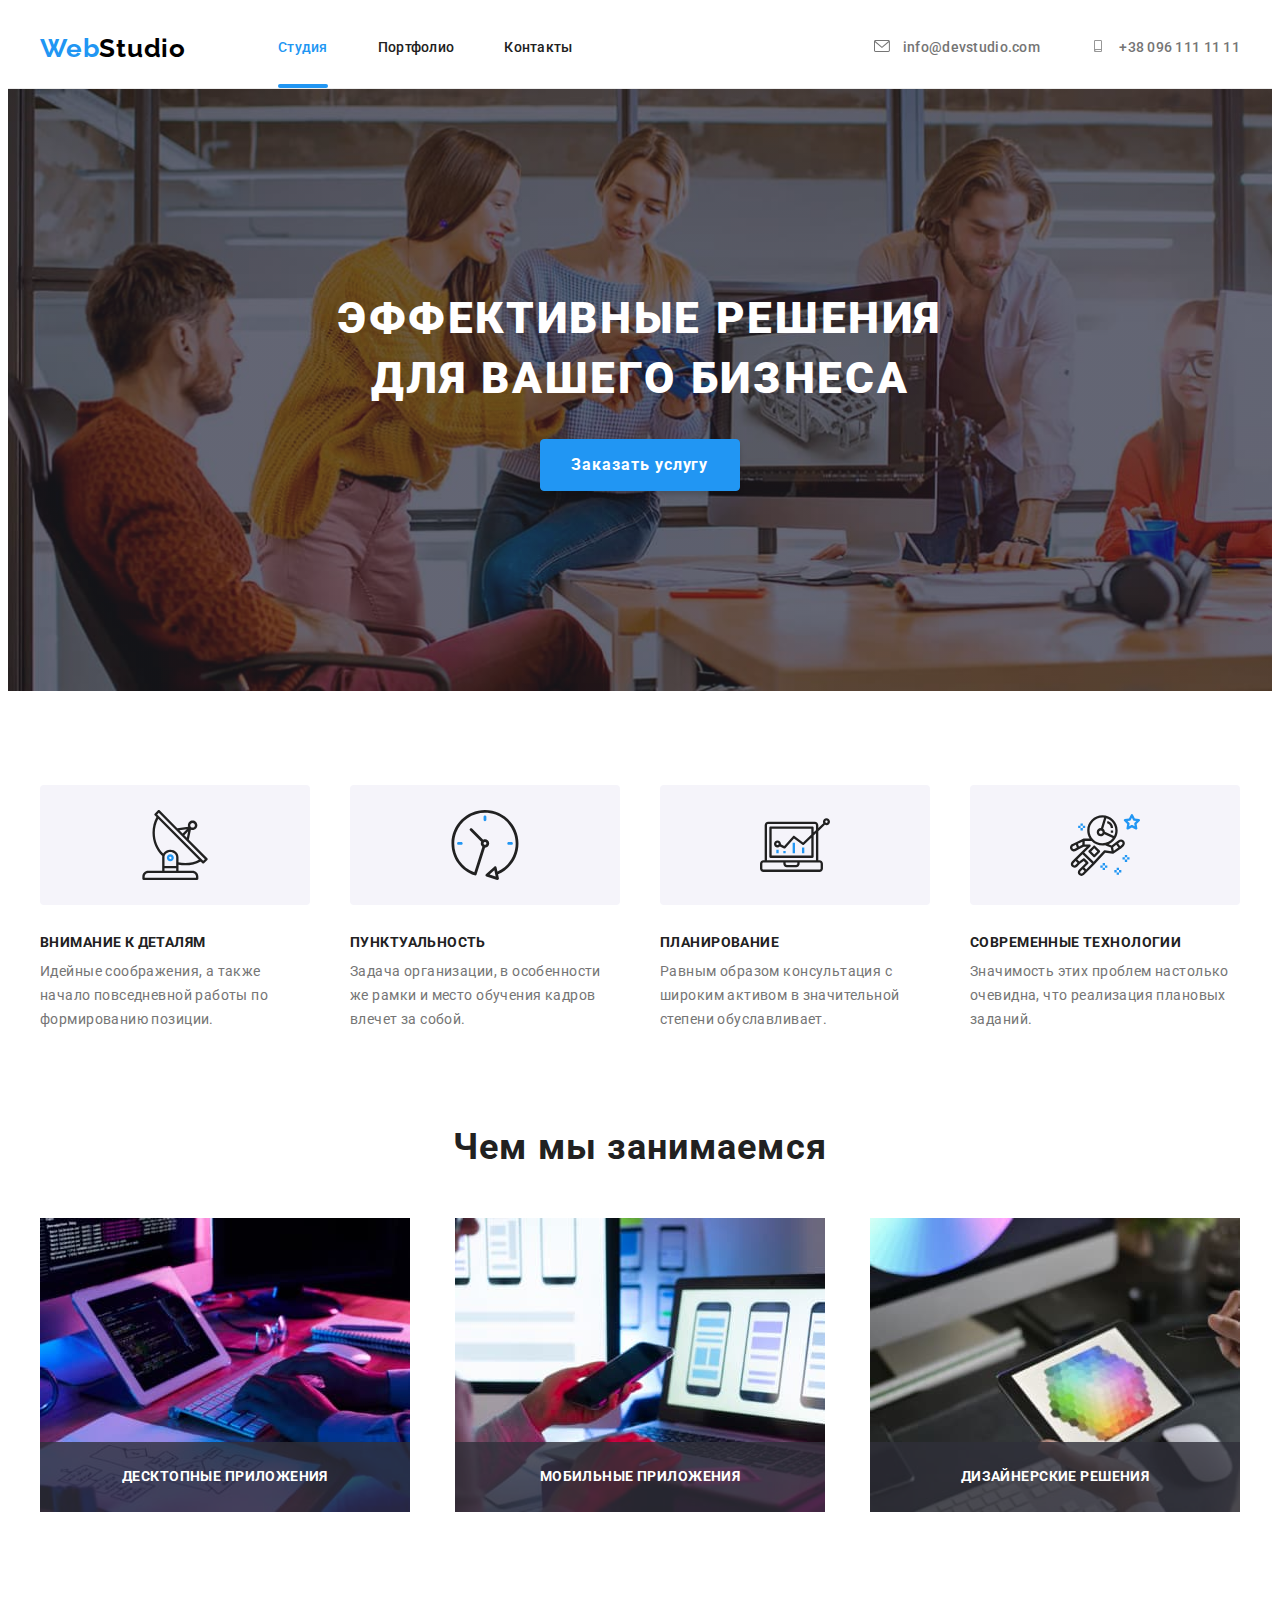
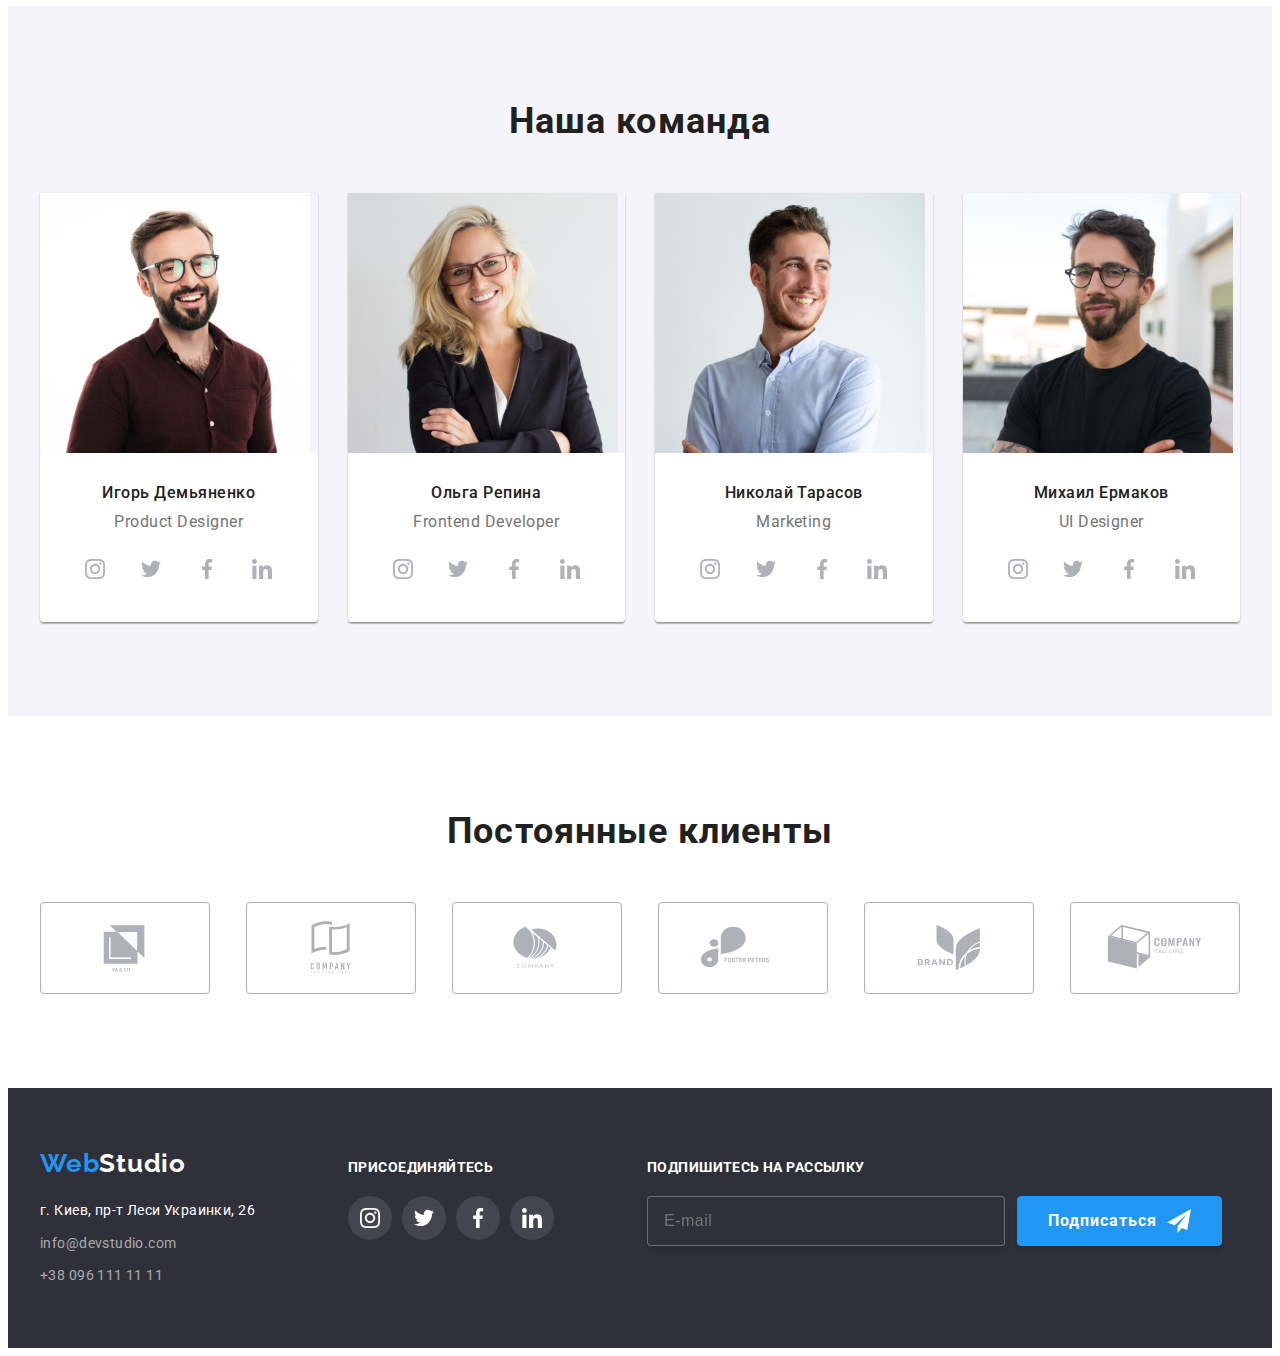
<file: index.html>
<!DOCTYPE html>
<html lang="ru">

<head>
    <meta charset="UTF-8">
    <meta http-equiv="X-UA-Compatible" content="IE=edge">
    <meta name="viewport" content="width=device-width, initial-scale=1.0">
    <title>WebStudio</title>
    <link rel="preconnect" href="https://fonts.googleapis.com">
    <link rel="preconnect" href="https://fonts.gstatic.com" crossorigin>
    <link
        href="https://fonts.googleapis.com/css2?family=Raleway:wght@700&family=Roboto:wght@400;500;700;900&display=swap"
        rel="stylesheet">
    <link rel="stylesheet" href="https://cdnjs.cloudflare.com/ajax/libs/modern-normalize/1.1.0/modern-normalize.min.css"
        integrity="sha512-wpPYUAdjBVSE4KJnH1VR1HeZfpl1ub8YT/NKx4PuQ5NmX2tKuGu6U/JRp5y+Y8XG2tV+wKQpNHVUX03MfMFn9Q=="
        crossorigin="anonymous" referrerpolicy="no-referrer" />
    <link rel="stylesheet" href="./css/styles.css">
</head>

<body>
    <header class="header">
        <div class="container header-container">
            <a class="logo link" href="">Web<span class="logo-dark">Studio</span></a>
            <nav>
                <ul class="nav-list list">
                    <li class="nav-list-item">
                        <a class="nav-list-link link current" href="./index.html">Студия</a>
                    </li>
                    <li class="nav-list-item">
                        <a class="nav-list-link link" href="./portfolio.html">Портфолио</a>
                    </li>
                    <li class="nav-list-item">
                        <a class="nav-list-link link" href="">Контакты</a>
                    </li>
                </ul>
            </nav>
            <a class="contact-link link" href="mailto:info@devstudio.com">
                <svg class="contact-icon" width="16" height="12">
                    <use href="./images/icons.svg#envelope"></use>
                </svg>
                info@devstudio.com</a>
            <a class="contact-tel link" href="tel:+380961111111">
                <svg class="contact-icon" width="16" height="12">
                    <use href="./images/icons.svg#smartphone"></use>
                </svg>
                +38 096 111 11 11</a>
        </div>
    </header>
    <main>
        <section class="hero">
            <div class="container">
                <h1 class="main-title">Эффективные решения <br> для вашего бизнеса</h1>
                <button class="modal-btn" type="button" data-modal-open>Заказать услугу</button>
            </div>
            <div class="backdrop is-hidden" data-modal>
                <div class="modal">
                    <button class="exit-modal" data-modal-close>
                        <svg class="exit-icon" width="11" height="11">
                            <use href="./images/icons.svg#exit"></use>
                        </svg>
                    </button>
                    <p class="modal-title">Оставьте свои данные, мы вам перезвоним</p>
                    <form class="contact-form">
                        <label class="contact-form-field">
                            <span class="contact-form-label">Имя</span>
                            <span class="contact-form-input-wrapper">
                                <input name="user_name" class="contact-form-input" type="text" required />
                                <svg class="contact-form-icon" width="12" height="12">
                                    <use href="./images/icons.svg#name"></use>
                                </svg>
                            </span>
                        </label>
                        <label class="contact-form-field">
                            <span class="contact-form-label">Телефон</span>
                            <span class="contact-form-input-wrapper">
                                <input name="user_phone" class="contact-form-input" type="tel" required />
                                <svg class="contact-form-icon" width="13" height="13">
                                    <use href="./images/icons.svg#phone"></use>
                                </svg>
                            </span>
                        </label>
                        <label class="contact-form-field">
                            <span class="contact-form-label">Почта</span>
                            <span class="contact-form-input-wrapper">
                                <input name="user_mail" class="contact-form-input" type="email" required />
                                <svg class="contact-form-icon" width="15" height="12">
                                    <use href="./images/icons.svg#mail"></use>
                                </svg>
                            </span>
                        </label>
                        <label class="contact-form-field">
                            <span class="contact-form-label">Комментарий</span>
                            <textarea name="user_message" class="contact-form-message"
                                placeholder="Введите текст"></textarea>
                        </label>
                        <div class="contact-form-checkbox-wrapper">
                            <input name="accept-policy" type="checkbox" class="contact-form-checkbox hidden"
                                id="policy-checkbox" required />
                            <label for="policy-checkbox" class="contact-form-checkbox-label">
                                Соглашаюсь с рассылкой и принимаю&nbsp;<a class="policy-link" href="">Условия
                                    договора</a></label>
                        </div>
                        <button type="submit" class="contact-form-submit-btn">Отправить</button>
                    </form>
                </div>
            </div>
        </section>
        <section class=" qualities">
            <div class="container">
                <h2 class="hidden">Качества</h2>
                <ul class="container-qualities list">
                    <li class="qualities-list">
                        <div class="qualities-pic">
                            <svg width="70" height="70">
                                <use href="./images/icons.svg#antenna"></use>
                            </svg>
                        </div>
                        <h3 class="qualities-title">Внимание к деталям</h3>
                        <p class="qualities-description">Идейные соображения, а также начало повседневной
                            работы
                            по
                            формированию позиции.</p>
                    </li>
                    <li class="qualities-list">
                        <div class="qualities-pic">
                            <svg width="70" height="70">
                                <use href="./images/icons.svg#clock"></use>
                            </svg>
                        </div>
                        <h3 class="qualities-title">Пунктуальность</h3>
                        <p class="qualities-description">Задача организации, в особенности же рамки и место
                            обучения
                            кадров
                            влечет за собой.</p>
                    </li>
                    <li class="qualities-list">
                        <div class="qualities-pic">
                            <svg width="70" height="70">
                                <use href="./images/icons.svg#diagram"></use>
                            </svg>
                        </div>
                        <h3 class="qualities-title">Планирование</h3>
                        <p class="qualities-description">Равным образом консультация с широким активом в
                            значительной
                            степени обуславливает.</p>
                    </li>
                    <li class="qualities-list">
                        <div class="qualities-pic">
                            <svg width="70" height="70">
                                <use href="./images/icons.svg#astronaut"></use>
                            </svg>
                        </div>
                        <h3 class="qualities-title">Современные технологии</h3>
                        <p class="qualities-description">Значимость этих проблем настолько очевидна, что
                            реализация
                            плановых
                            заданий.</p>
                    </li>
                </ul>
            </div>
        </section>
        <section class="work">
            <div class="container">
                <h2 class="section-title">Чем мы занимаемся</h2>
                <ul class="list work-list">
                    <li class="work-pic">
                        <img src="./images/work-img1.jpg" alt="Разработка сайта" width="370" height="294">
                        <div class="work-background">
                            <h3 class="work-title">Десктопные приложения</h3>
                        </div>
                    </li>
                    <li class="work-pic">
                        <img src="./images/work-img2.jpg" alt="Разработка мобильной версии" width="370" height="294">
                        <div class="work-background">
                            <h3 class="work-title">Мобильные приложения</h3>
                        </div>
                    </li>
                    <li class="work-pic">
                        <img src="./images/work-img3.jpg" alt="Подбор цветного вида" width="370" height="294">
                        <div class="work-background">
                            <h3 class="work-title">Дизайнерские решения</h3>
                        </div>
                    </li>
                </ul>
            </div>
        </section>
        <section class="team">
            <div class="container">
                <h2 class="section-title">Наша команда</h2>
                <ul class="list employees">
                    <li class="employees-card">
                        <img src="./images/team-img1.jpg" alt="Игорь Демьяненко" width="270" height="260">
                        <div class="employees-content-wrapper">
                            <h3 class="employees-name">Игорь Демьяненко</h3>
                            <p class="employees-position" lang="en">Product Designer</p>
                            <ul class="social-list list">
                                <li class="social-list-item">
                                    <a class="social-list-link" href="">
                                        <svg class="social-list-icon" width="20" height="20">
                                            <use href="./images/icons.svg#instagram"></use>
                                        </svg>
                                    </a>
                                </li>
                                <li class="social-list-item">
                                    <a class="social-list-link" href="">
                                        <svg class="social-list-icon" width="20" height="20">
                                            <use href="./images/icons.svg#twitter"></use>
                                        </svg>
                                    </a>
                                </li>
                                <li class="social-list-item">
                                    <a class="social-list-link" href="">
                                        <svg class="social-list-icon" width="20" height="20">
                                            <use href="./images/icons.svg#facebook"></use>
                                        </svg>
                                    </a>
                                </li>
                                <li class="social-list-item">
                                    <a class="social-list-link" href="">
                                        <svg class="social-list-icon" width="20" height="20">
                                            <use href="./images/icons.svg#linkedin"></use>
                                        </svg>
                                    </a>
                                </li>
                            </ul>
                        </div>
                    </li>
                    <li class="employees-card">
                        <img src="./images/team-img2.jpg" alt="Ольга Репина" width="270" height="260">
                        <div class="employees-content-wrapper">
                            <h3 class="employees-name">Ольга Репина</h3>
                            <p class="employees-position" lang="en">Frontend Developer</p>
                            <ul class="social-list list">
                                <li class="social-list-item">
                                    <a class="social-list-link" href="">
                                        <svg class="social-list-icon" width="20" height="20">
                                            <use href="./images/icons.svg#instagram"></use>
                                        </svg>
                                    </a>
                                </li>
                                <li class="social-list-item">
                                    <a class="social-list-link" href="">
                                        <svg class="social-list-icon" width="20" height="20">
                                            <use href="./images/icons.svg#twitter"></use>
                                        </svg>
                                    </a>
                                </li>
                                <li class="social-list-item">
                                    <a class="social-list-link" href="">
                                        <svg class="social-list-icon" width="20" height="20">
                                            <use href="./images/icons.svg#facebook"></use>
                                        </svg>
                                    </a>
                                </li>
                                <li class="social-list-item">
                                    <a class="social-list-link" href="">
                                        <svg class="social-list-icon" width="20" height="20">
                                            <use href="./images/icons.svg#linkedin"></use>
                                        </svg>
                                    </a>
                                </li>
                            </ul>
                        </div>
                    </li>
                    <li class="employees-card">
                        <img src="./images/team-img3.jpg" alt="Николай Тарасов" width="270" height="260">
                        <div class="employees-content-wrapper">
                            <h3 class="employees-name">Николай Тарасов</h3>
                            <p class="employees-position" lang="en">Marketing</p>
                            <ul class="social-list list">
                                <li class="social-list-item">
                                    <a class="social-list-link" href="">
                                        <svg class="social-list-icon" width="20" height="20">
                                            <use href="./images/icons.svg#instagram"></use>
                                        </svg>
                                    </a>
                                </li>
                                <li class="social-list-item">
                                    <a class="social-list-link" href="">
                                        <svg class="social-list-icon" width="20" height="20">
                                            <use href="./images/icons.svg#twitter"></use>
                                        </svg>
                                    </a>
                                </li>
                                <li class="social-list-item">
                                    <a class="social-list-link" href="">
                                        <svg class="social-list-icon" width="20" height="20">
                                            <use href="./images/icons.svg#facebook"></use>
                                        </svg>
                                    </a>
                                </li>
                                <li class="social-list-item">
                                    <a class="social-list-link" href="">
                                        <svg class="social-list-icon" width="20" height="20">
                                            <use href="./images/icons.svg#linkedin"></use>
                                        </svg>
                                    </a>
                                </li>
                            </ul>
                        </div>
                    </li>
                    <li class="employees-card">
                        <img src="./images/team-img4.jpg" alt="Михаил Ермаков" width="270" height="260">
                        <div class="employees-content-wrapper">
                            <h3 class="employees-name">Михаил Ермаков</h3>
                            <p class="employees-position" lang="en">UI Designer</p>
                            <ul class="social-list list">
                                <li class="social-list-item">
                                    <a class="social-list-link" href="">
                                        <svg class="social-list-icon" width="20" height="20">
                                            <use href="./images/icons.svg#instagram"></use>
                                        </svg>
                                    </a>
                                </li>
                                <li class="social-list-item">
                                    <a class="social-list-link" href="">
                                        <svg class="social-list-icon" width="20" height="20">
                                            <use href="./images/icons.svg#twitter"></use>
                                        </svg>
                                    </a>
                                </li>
                                <li class="social-list-item">
                                    <a class="social-list-link" href="">
                                        <svg class="social-list-icon" width="20" height="20">
                                            <use href="./images/icons.svg#facebook"></use>
                                        </svg>
                                    </a>
                                </li>
                                <li class="social-list-item">
                                    <a class="social-list-link" href="">
                                        <svg class="social-list-icon" width="20" height="20">
                                            <use href="./images/icons.svg#linkedin"></use>
                                        </svg>
                                    </a>
                                </li>
                            </ul>
                        </div>
                    </li>
                </ul>
            </div>
        </section>
        <section class="clients">
            <div class="container">
                <h2 class="section-title">Постоянные клиенты</h2>
                <ul class="clients-list list">
                    <li class="clients-list-item">
                        <a class="clients-list-link" href="">
                            <svg class="clients-list-icon" width="106" height="60">
                                <use href="./images/icons.svg#logo1"></use>
                            </svg>
                        </a>
                    </li>
                    <li class="clients-list-item">
                        <a class="clients-list-link" href="">
                            <svg class="clients-list-icon" width="106" height="60">
                                <use href="./images/icons.svg#logo2"></use>
                            </svg>
                        </a>
                    </li>
                    <li class="clients-list-item">
                        <a class="clients-list-link" href="">
                            <svg class="clients-list-icon" width="106" height="60">
                                <use href="./images/icons.svg#logo3"></use>
                            </svg>
                        </a>
                    </li>
                    <li class="clients-list-item">
                        <a class="clients-list-link" href="">
                            <svg class="clients-list-icon" width="106" height="60">
                                <use href="./images/icons.svg#logo4"></use>
                            </svg>
                        </a>
                    </li>
                    <li class="clients-list-item">
                        <a class="clients-list-link" href="">
                            <svg class="clients-list-icon" width="106" height="60">
                                <use href="./images/icons.svg#logo5"></use>
                            </svg>
                        </a>
                    </li>
                    <li class="clients-list-item">
                        <a class="clients-list-link" href="">
                            <svg class="clients-list-icon" width="106" height="60">
                                <use href="./images/icons.svg#logo6"></use>
                            </svg>
                        </a>
                    </li>
                </ul>
            </div>
        </section>
    </main>
    <footer class="footer">
        <div class="container column-footer">
            <div>
                <a class="logo link" href="">Web<span class="logo-light">Studio</span></a>
                <address>
                    <ul class="list">
                        <li class="address-footer">
                            <a class="address link" href="https://goo.gl/maps/RUobqZQHD3EwUB8Q8" target="_blank"
                                rel="noopener noreferrer">г. Киев, пр-т Леси Украинки, 26</a>
                        </li>
                        <li class="contacts-footer">
                            <a class="contacts link" href="mailto:info@devstudio.com">info@devstudio.com</a>
                        </li>
                        <li>
                            <a class="contacts link" href="tel:+380961111111">+38 096 111 11 11</a>
                        </li>
                    </ul>
                </address>
            </div>
            <div class="call">
                <h3 class="call-title">Присоединяйтесь</h3>
                <ul class="social-footer list">
                    <li class="social-footer-item">
                        <a class="social-footer-link" href="">
                            <svg class="social-footer-icon" width="20" height="20">
                                <use href="./images/icons.svg#instagram"></use>
                            </svg>
                        </a>
                    </li>
                    <li class="social-footer-item">
                        <a class="social-footer-link" href="">
                            <svg class="social-footer-icon" width="20" height="20">
                                <use href="./images/icons.svg#twitter"></use>
                            </svg>
                        </a>
                    </li>
                    <li class="social-footer-item">
                        <a class="social-footer-link" href="">
                            <svg class="social-footer-icon" width="20" height="20">
                                <use href="./images/icons.svg#facebook"></use>
                            </svg>
                        </a>
                    </li>
                    <li class="social-footer-item">
                        <a class="social-footer-link" href="">
                            <svg class="social-footer-icon" width="20" height="20">
                                <use href="./images/icons.svg#linkedin"></use>
                            </svg>
                        </a>
                    </li>
                </ul>
            </div>
            <div class="mailing">
                <h3 class="call-title">Подпишитесь на рассылку</h3>
                <form class="mailing-form">
                    <input type="email" class="mailing-input" name="email" placeholder="E-mail" required />
                    <button type="submit" class="modal-btn">Подписаться<svg class="mailing-btn-icon" width="24"
                            height="24">
                            <use href="./images/icons.svg#icon-send"></use>
                        </svg></button>
                </form>
            </div>
        </div>
    </footer>
    <script src="./js/modal.js"></script>
</body>

</html>
</file>
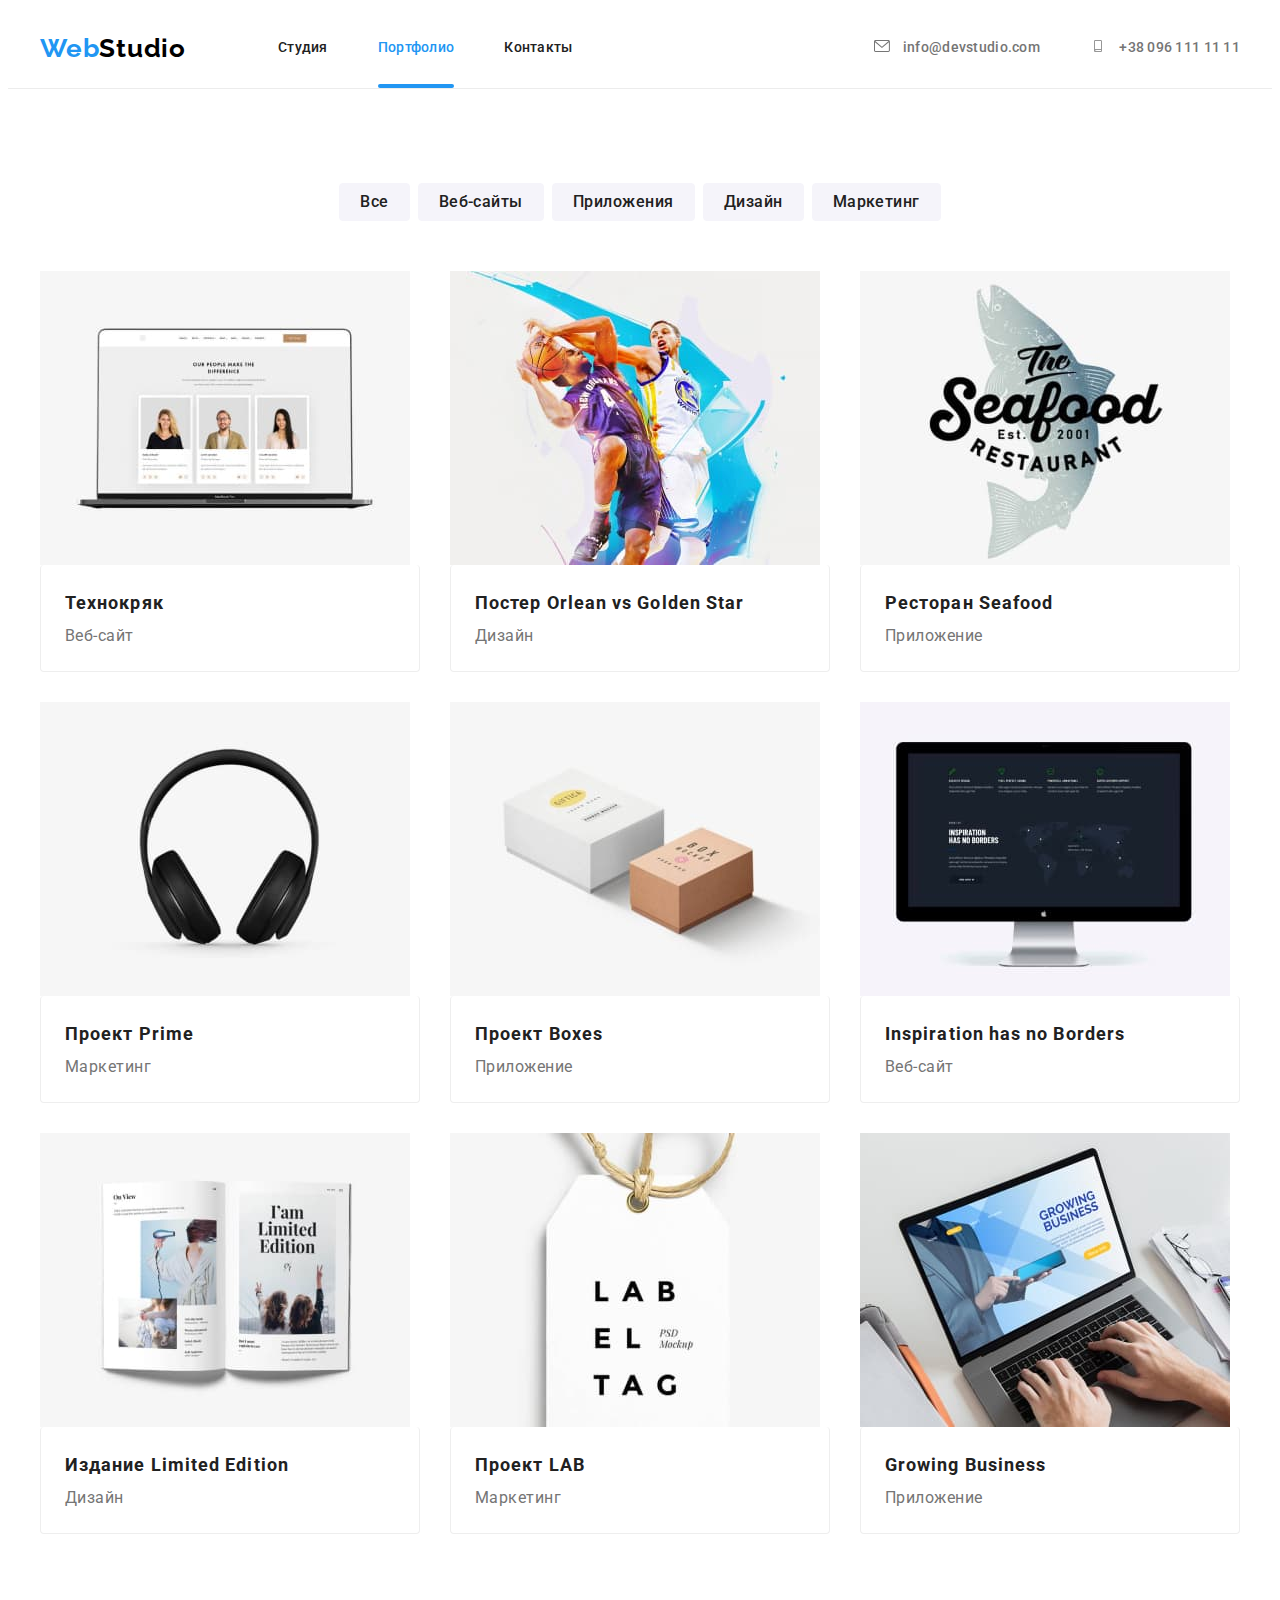
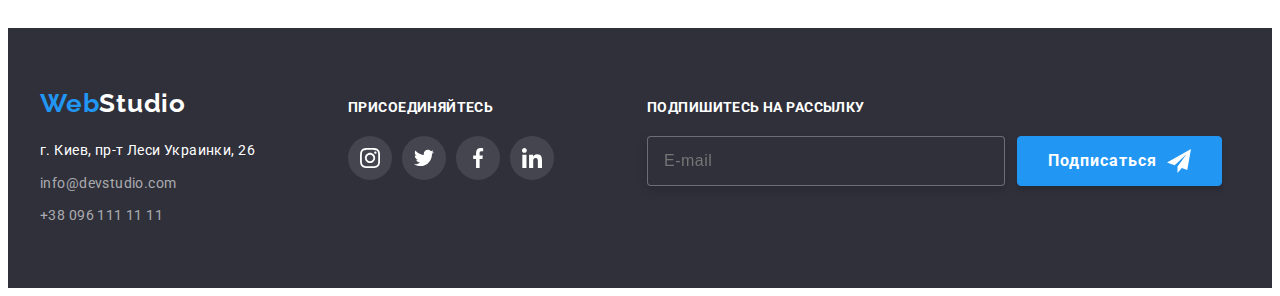
<file: portfolio.html>
<!DOCTYPE html>
<html lang="ru">

<head>
    <meta charset="UTF-8">
    <meta http-equiv="X-UA-Compatible" content="IE=edge">
    <meta name="viewport" content="width=device-width, initial-scale=1.0">
    <title>Portfolio</title>
    <link rel="preconnect" href="https://fonts.googleapis.com">
    <link rel="preconnect" href="https://fonts.gstatic.com" crossorigin>
    <link
        href="https://fonts.googleapis.com/css2?family=Raleway:wght@700&family=Roboto:wght@400;500;700;900&display=swap"
        rel="stylesheet">
    <link rel="stylesheet" href="https://cdnjs.cloudflare.com/ajax/libs/modern-normalize/1.1.0/modern-normalize.min.css"
        integrity="sha512-wpPYUAdjBVSE4KJnH1VR1HeZfpl1ub8YT/NKx4PuQ5NmX2tKuGu6U/JRp5y+Y8XG2tV+wKQpNHVUX03MfMFn9Q=="
        crossorigin="anonymous" referrerpolicy="no-referrer" />
    <link rel="stylesheet" href="./css/styles.css">
</head>

<body>
    <header class="header">
        <div class="container header-container">
            <a class="logo link" href="">Web<span class="logo-dark">Studio</span></a>
            <nav>
                <ul class="nav-list list">
                    <li class="nav-list-item">
                        <a class="nav-list-link link" href="./index.html">Студия</a>
                    </li>
                    <li class="nav-list-item">
                        <a class="nav-list-link link current" href="./portfolio.html">Портфолио</a>
                    </li>
                    <li class="nav-list-item">
                        <a class="nav-list-link link" href="">Контакты</a>
                    </li>
                </ul>
            </nav>
            <a class="contact-link link" href="mailto:info@devstudio.com">
                <svg class="contact-icon" width="16" height="12">
                    <use href="./images/icons.svg#envelope"></use>
                </svg>
                info@devstudio.com</a>
            <a class="contact-tel link" href="tel:+380961111111">
                <svg class="contact-icon" width="16" height="12">
                    <use href="./images/icons.svg#smartphone"></use>
                </svg>
                +38 096 111 11 11</a>
        </div>
    </header>
    <main>
        <section class="portfolio">
            <div class="container">
                <h1 class="hidden">Портфолио</h1>
                <ul class="list filter">
                    <li class="filter-list">
                        <button class="filter-btn" type="button">Все</button>
                    </li>
                    <li class="filter-list">
                        <button class="filter-btn" type="button">Веб-сайты</button>
                    </li>
                    <li class="filter-list">
                        <button class="filter-btn" type="button">Приложения</button>
                    </li>
                    <li class="filter-list">
                        <button class="filter-btn" type="button">Дизайн</button>
                    </li>
                    <li class="filter-list">
                        <button class="filter-btn" type="button">Маркетинг</button>
                    </li>
                </ul>
                <ul class="list tab">
                    <li class="tab-list">
                        <a class="tab-link link" href="">
                            <div class="tab-thumb">
                                <img src="./images/prtf-img1.jpg" alt="Веб-сайт студии" width="370" height="294">
                                <div class="tab-overlay">
                                    <p class="tab-actions">Ресурс предлагает комплексные предложения с разным уровнем
                                        функционала и сервисов. Все это позволит посетителю получить
                                        исчерпывающие сведения о компании или частном лице.</p>
                                </div>
                            </div>
                            <div class="tab-wrapper">
                                <h2 class="project">Технокряк</h2>
                                <p class="project-position">Веб-сайт</p>
                            </div>
                        </a>
                    </li>
                    <li class="tab-list">
                        <a class="tab-link link" href="">
                            <div class="tab-thumb">
                                <img src="./images/prtf-img2.jpg" alt="Баскетбольная игра" width="370" height="294">
                                <div class="tab-overlay">
                                    <p class="tab-actions">Ресурс предлагает комплексные предложения с разным уровнем
                                        функционала и сервисов. Все это позволит посетителю получить
                                        исчерпывающие сведения о компании или частном лице.</p>
                                </div>
                            </div>
                            <div class="tab-wrapper">
                                <h2 class="project">Постер <span lang="en">Orlean vs Golden Star</span></h2>
                                <p class="project-position">Дизайн</p>
                            </div>
                        </a>
                    </li>
                    <li class="tab-list">
                        <a class="tab-link link" href="">
                            <div class="tab-thumb">
                                <img src="./images/prtf-img3.jpg" alt="Логотип ресторана" width="370" height="294">
                                <div class="tab-overlay">
                                    <p class="tab-actions">Ресурс предлагает комплексные предложения с разным уровнем
                                        функционала и сервисов. Все это позволит посетителю получить
                                        исчерпывающие сведения о компании или частном лице.</p>
                                </div>
                            </div>
                            <div class="tab-wrapper">
                                <h2 class="project">Ресторан <span lang="en">Seafood</span></h2>
                                <p class="project-position">Приложение</p>
                            </div>
                        </a>
                    </li>
                    <li class="tab-list">
                        <a class="tab-link link" href="">
                            <div class="tab-thumb">
                                <img src="./images/prtf-img4.jpg" alt="Наушники" width="370" height="294">
                                <div class="tab-overlay">
                                    <p class="tab-actions">Ресурс предлагает комплексные предложения с разным уровнем
                                        функционала и сервисов. Все это позволит посетителю получить
                                        исчерпывающие сведения о компании или частном лице.</p>
                                </div>
                            </div>
                            <div class="tab-wrapper">
                                <h2 class="project">Проект <span lang="en">Prime</span></h2>
                                <p class="project-position">Маркетинг</p>
                            </div>
                        </a>
                    </li>
                    <li class="tab-list">
                        <a class="tab-link link" href="">
                            <div class="tab-thumb">
                                <img src="./images/prtf-img5.jpg" alt="Коробки" width="370" height="294">
                                <div class="tab-overlay">
                                    <p class="tab-actions">Ресурс предлагает комплексные предложения с разным уровнем
                                        функционала и сервисов. Все это позволит посетителю получить
                                        исчерпывающие сведения о компании или частном лице.</p>
                                </div>
                            </div>
                            <div class="tab-wrapper">
                                <h2 class="project">Проект <span lang="en">Boxes</span></h2>
                                <p class="project-position">Приложение</p>
                            </div>
                        </a>
                    </li>
                    <li class="tab-list">
                        <a class="tab-link link" href="">
                            <div class="tab-thumb">
                                <img src="./images/prtf-img6.jpg" alt="Веб-сайт на ПК" width="370" height="294">
                                <div class="tab-overlay">
                                    <p class="tab-actions">Ресурс предлагает комплексные предложения с разным уровнем
                                        функционала и сервисов. Все это позволит посетителю получить
                                        исчерпывающие сведения о компании или частном лице.</p>
                                </div>
                            </div>
                            <div class="tab-wrapper">
                                <h2 class="project" lang="en">Inspiration has no Borders</h2>
                                <p class="project-position">Веб-сайт</p>
                            </div>
                        </a>
                    </li>
                    <li class="tab-list">
                        <a class="tab-link link" href="">
                            <div class="tab-thumb">
                                <img src="./images/prtf-img7.jpg" alt="Журнал" width="370" height="294">
                                <div class="tab-overlay">
                                    <p class="tab-actions">Ресурс предлагает комплексные предложения с разным уровнем
                                        функционала и сервисов. Все это позволит посетителю получить
                                        исчерпывающие сведения о компании или частном лице.</p>
                                </div>
                            </div>
                            <div class="tab-wrapper">
                                <h2 class="project">Издание <span lang="en">Limited Edition</span></h2>
                                <p class="project-position">Дизайн</p>
                            </div>
                        </a>
                    </li>
                    <li class="tab-list">
                        <a class="tab-link link" href="">
                            <div class="tab-thumb">
                                <img src="./images/prtf-img8.jpg" alt="Бирка с лейблом" width="370" height="294">
                                <div class="tab-overlay">
                                    <p class="tab-actions">Ресурс предлагает комплексные предложения с разным уровнем
                                        функционала и сервисов. Все это позволит посетителю получить
                                        исчерпывающие сведения о компании или частном лице.</p>
                                </div>
                            </div>
                            <div class="tab-wrapper">
                                <h2 class="project">Проект <span lang="en">LAB</span></h2>
                                <p class="project-position">Маркетинг</p>
                            </div>
                        </a>
                    </li>
                    <li class="tab-list">
                        <a class="tab-link link" href="">
                            <div class="tab-thumb">
                                <img src="./images/prtf-img9.jpg" alt="Приложение на десктопе" width="370" height="294">
                                <div class="tab-overlay">
                                    <p class="tab-actions">Ресурс предлагает комплексные предложения с разным уровнем
                                        функционала и сервисов. Все это позволит посетителю получить
                                        исчерпывающие сведения о компании или частном лице.</p>
                                </div>
                            </div>
                            <div class="tab-wrapper">
                                <h2 class="project" lang="en">Growing Business</h2>
                                <p class="project-position">Приложение</p>
                            </div>
                        </a>
                    </li>
                </ul>
            </div>
        </section>
    </main>
    <footer class="footer">
        <div class="container column-footer">
            <div>
                <a class="logo link" href="">Web<span class="logo-light">Studio</span></a>
                <address>
                    <ul class="list">
                        <li class="address-footer">
                            <a class="address link" href="https://goo.gl/maps/RUobqZQHD3EwUB8Q8" target="_blank"
                                rel="noopener noreferrer">г. Киев, пр-т Леси Украинки, 26</a>
                        </li>
                        <li class="contacts-footer">
                            <a class="contacts link" href="mailto:info@devstudio.com">info@devstudio.com</a>
                        </li>
                        <li>
                            <a class="contacts link" href="tel:+380961111111">+38 096 111 11 11</a>
                        </li>
                    </ul>
                </address>
            </div>
            <div class="call">
                <h3 class="call-title">Присоединяйтесь</h3>
                <ul class="social-footer list">
                    <li class="social-footer-item">
                        <a class="social-footer-link" href="">
                            <svg class="social-footer-icon" width="20" height="20">
                                <use href="./images/icons.svg#instagram"></use>
                            </svg>
                        </a>
                    </li>
                    <li class="social-footer-item">
                        <a class="social-footer-link" href="">
                            <svg class="social-footer-icon" width="20" height="20">
                                <use href="./images/icons.svg#twitter"></use>
                            </svg>
                        </a>
                    </li>
                    <li class="social-footer-item">
                        <a class="social-footer-link" href="">
                            <svg class="social-footer-icon" width="20" height="20">
                                <use href="./images/icons.svg#facebook"></use>
                            </svg>
                        </a>
                    </li>
                    <li class="social-footer-item">
                        <a class="social-footer-link" href="">
                            <svg class="social-footer-icon" width="20" height="20">
                                <use href="./images/icons.svg#linkedin"></use>
                            </svg>
                        </a>
                    </li>
                </ul>
            </div>
            <div class="mailing">
                <h3 class="call-title">Подпишитесь на рассылку</h3>
                <form class="mailing-form">
                    <input type="email" class="mailing-input" name="email" placeholder="E-mail" required />
                    <button type="submit" class="modal-btn">Подписаться<svg class="mailing-btn-icon" width="24"
                            height="24">
                            <use href="./images/icons.svg#icon-send"></use>
                        </svg></button>
                </form>
            </div>
        </div>
    </footer>
</body>

</html>
</file>
<file: css/styles.css>
:root {
  --primary-font-family: Roboto, sans-serif;
  --primary-text-color: #212121;
  --secondary-text-color: #757575;
  --accent-color: #2196f3;
  --background-color: #f5f4fa;
}

body {
  font-family: var(--primary-font-family);
  color: var(--primary-text-color);
}

h1,
h2,
h3,
h4,
h5,
h6,
p {
  margin-top: 0;
  margin-bottom: 0;
}

ul,
ol {
  margin-top: 0;
  margin-bottom: 0;
  padding-left: 0;
}

img {
  display: block;
}

.list {
  list-style: none;
}

.link {
  text-decoration: none;
}

.container {
  width: 1200px;
  padding-left: 15px;
  padding-right: 15px;
  margin-left: auto;
  margin-right: auto;
}

/* HEADER */

.header {
  border-bottom: 1px solid #ececec;
}

.header-container {
  display: flex;
  align-items: center;
}

.logo {
  font-family: Raleway, sans-serif;
  font-weight: bold;
  font-size: 26px;
  line-height: 1.19;
  letter-spacing: 0.03em;
  color: var(--accent-color);
  margin-right: 92px;
}
.logo-dark {
  color: #000000;
}

.logo-light {
  color: #ffffff;
}

.nav-list {
  display: flex;
  align-items: center;
}

.nav-list-item:not(:last-child) {
  margin-right: 50px;
}

.nav-list-link {
  display: block;
  padding-top: 32px;
  padding-bottom: 32px;
  font-weight: 500;
  font-size: 14px;
  line-height: 1.14;
  letter-spacing: 0.02em;
  color: inherit;
  transition: color 250ms cubic-bezier(0.4, 0, 0.2, 1);
}

.nav-list-link:hover,
.nav-list-link:focus {
  color: var(--accent-color);
}

.current {
  color: var(--accent-color);
  position: relative;
}
.current::after {
  content: '';
  position: absolute;
  left: 0;
  bottom: 0;
  width: 100%;
  height: 4px;
  background-color: var(--accent-color);
  border-radius: 2px;
}

.contact-link,
.contact-tel {
  font-weight: 500;
  font-size: 14px;
  line-height: 1.14;
  letter-spacing: 0.02em;
  color: var(--secondary-text-color);
  transition: color 250ms cubic-bezier(0.4, 0, 0.2, 1);
}

.contact-link:hover,
.contact-link:focus,
.contact-tel:hover,
.contact-tel:focus {
  color: var(--accent-color);
}

.contact-link {
  margin-left: auto;
  margin-right: 50px;
}

.contact-icon {
  margin-right: 10px;
  fill: var(--secondary-text-color);
}

.contact-link:hover .contact-icon,
.contact-link:focus .contact-icon,
.contact-tel:hover .contact-icon,
.contact-tel:focus .contact-icon {
  fill: var(--accent-color);
}

/* MAIN */

.hero {
  background-image: linear-gradient(rgba(47, 48, 58, 0.4), rgba(47, 48, 58, 0.4)),
    url(../images/hero-bgr.jpg);
  background-size: cover;
  background-color: #c4c4c4;
  padding: 200px 0;
}

.main-title {
  font-weight: 900;
  font-size: 44px;
  line-height: 1.36;
  text-align: center;
  letter-spacing: 0.06em;
  text-transform: uppercase;
  color: #ffffff;
  margin-bottom: 30px;
}

.modal-btn {
  font-family: inherit;
  font-weight: bold;
  font-size: 16px;
  line-height: 1.87;
  display: flex;
  align-items: center;
  text-align: center;
  letter-spacing: 0.06em;
  color: #ffffff;
  background-color: var(--accent-color);
  margin-left: auto;
  margin-right: auto;
  border-radius: 4px;
  min-width: 200px;
  padding: 10px 30px;
  border: 1px solid var(--accent-color);
  box-shadow: 0px 4px 4px rgba(0, 0, 0, 0.15);
  transition: color 250ms cubic-bezier(0.4, 0, 0.2, 1);
}

.modal-btn:hover,
.modal-btn:focus {
  background-color: #188ce8;
}

.backdrop {
  position: fixed;
  top: 0;
  left: 0;
  width: 100%;
  height: 100%;
  background: rgba(0, 0, 0, 0.2);
  z-index: 1;
  opacity: 1;
  transition: opacity 250ms cubic-bezier(0.4, 0, 0.2, 1), visibility 250ms cubic-bezier(0.4, 0, 0.2, 1);
}

.backdrop.is-hidden {
  opacity: 0;
  pointer-events: none;
  visibility: hidden;
}

.backdrop.is-hidden .modal {
  transform: translate(-50%, -50%) scale(0.9);
}

.modal {
  position: absolute;
  top: 50%;
  left: 50%;
  transform: translate(-50%, -50%) scale(1);
  width: 528px;
  height: 581px;
  background: #ffffff;
  box-shadow: 0px 1px 3px rgba(0, 0, 0, 0.12), 0px 1px 1px rgba(0, 0, 0, 0.14),
    0px 2px 1px rgba(0, 0, 0, 0.2);
  border-radius: 4px;
  transition: transform 250ms cubic-bezier(0.4, 0, 0.2, 1);
  padding: 40px;
}

.exit-modal {
  position: absolute;
  top: 8px;
  right: 8px;
  display: flex;
  align-items: center;
  justify-content: center;
  width: 30px;
  height: 30px;
  border-radius: 50%;
  background: #ffffff;
  border: 1px solid rgba(0, 0, 0, 0.1);
  box-sizing: border-box;
}
.exit-modal:hover,
.exit-modal:focus {
  fill: var(--accent-color);
}

.modal-title {
  font-weight: 700;
  font-size: 20px;
  line-height: 1.09;
  text-align: center;
  letter-spacing: 0.03em; 
  color: var(--primary-text-color);
  margin-bottom: 12px;
}

.contact-form-field {
  display: block;
  margin-bottom: 10px;
}

.contact-form-label {
  font-weight: 400;
  font-size: 12px;
  line-height: 1.17;  
  letter-spacing: 0.01em;  
  color: var(--secondary-text-color);
}

.contact-form-input-wrapper {
  position: relative;
  display: block;
  margin-top: 4px;
}

.contact-form-input {
  width: 100%;
  height: 40px;
  padding-left: 42px;
  border: 1px solid rgba(33, 33, 33, 0.2);
  border-radius: 4px;
  transition: border-color 250ms cubic-bezier(0.4, 0, 0.2, 1);
}

.contact-form-input:focus {
  outline: none;
  border-color: var(--accent-color);
}

.contact-form-input:focus+.contact-form-icon {
  fill: var(--accent-color);
}

.contact-form-icon {
  position: absolute;
  top: 50%;
  left: 14px;
  transform: translateY(-50%);
  transition: fill 250ms cubic-bezier(0.4, 0, 0.2, 1);
}

.contact-form-message {
  width: 100%;
  height: 120px;
  margin-top: 4px;
  padding: 12px 16px;
  resize: none;
  border: 1px solid rgba(33, 33, 33, 0.2);
  border-radius: 4px;
  transition: border-color 250ms cubic-bezier(0.4, 0, 0.2, 1);
}

.contact-form-message:focus {
  outline: none;
  border-color: var(--accent-color);
}

.contact-form-message::placeholder {
    color: rgba(117, 117, 117, 0.5);
}

.contact-form-checkbox-wrapper {
  margin-bottom: 20px;
}

.contact-form-checkbox-label {
  display: flex;
  align-items: center;
  justify-content: center;
  font-size: 14px;
  line-height: 1.71;
  letter-spacing: 0.03em;  
  color: var(--secondary-text-color);
}

.policy-link {
  color: var(--accent-color);
}

.contact-form-checkbox-label::before {
  content: '';
  display: inline-block;
  width: 16px;
  height: 15px;
  border: 1px solid var(--primary-text-color);
  border-radius: 2px;
  cursor: pointer;  
  margin-right: 9px;
}

.contact-form-checkbox:checked+.contact-form-checkbox-label::before {
  background-image: url('../images/checkbox.svg');
  background-color: var(--accent-color);
  border-color: var(--accent-color);
}

.contact-form-checkbox:focus+.contact-form-checkbox-label::before {
  outline: 1px solid var(--accent-color);
}

.contact-form-submit-btn {
  display: block;
  margin: 0 auto;
  font-size: 16px;
  line-height: 1.87;
  letter-spacing: 0.06em;
  color: #ffffff;
  background-color: var(--accent-color);
  border-radius: 4px;
  min-width: 200px;
  padding: 10px 30px;
  border: 1px solid var(--accent-color);
  box-shadow: 0px 4px 4px rgba(0, 0, 0, 0.15);
  transition: background-color 250ms cubic-bezier(0.4, 0, 0.2, 1), color 250ms cubic-bezier(0.4, 0, 0.2, 1);
}

.contact-form-submit-btn:hover,
.contact-form-submit-btn:focus {
  background-color: #188ce8;
}

.hidden {
  position: absolute;
  width: 1px;
  height: 1px;
  margin: -1px;
  padding: 0;
  overflow: hidden;
  border: 0;
  clip: rect(0 0 0 0);
}

.qualities {
  padding-top: 94px;
  padding-bottom: 94px;
}

.qualities-list {
  max-width: 270px;
}

.container-qualities {
  display: flex;
  justify-content: space-between;
}

.qualities-pic {
  display: flex;
  justify-content: center;
  align-items: center;
  width: 270px;
  height: 120px;
  background-color: var(--background-color);
  border-radius: 4px;
  margin-bottom: 30px;
}
.qualities-title {
  font-weight: bold;
  font-size: 14px;
  line-height: 1.14;
  letter-spacing: 0.03em;
  text-transform: uppercase;
  color: var(--primary-text-color);
  margin-bottom: 10px;
}

.qualities-description {
  font-size: 14px;
  line-height: 1.71;
  letter-spacing: 0.03em;
  color: var(--secondary-text-color);
}

.section-title {
  font-weight: bold;
  font-size: 36px;
  line-height: 1.17;
  text-align: center;
  letter-spacing: 0.03em;
  color: var(--primary-text-color);
  margin-bottom: 50px;
}

.work {
  padding-bottom: 94px;
}

.work-list {
  display: flex;
  justify-content: space-between;
}

.work-pic {
  position: relative;
}

.work-background {
  display: flex;
  justify-content: center;
  align-items: center;
  position: absolute;
  left: 0;
  bottom: 0;
  width: 370px;
  height: 70px;
  background: rgba(47, 48, 58, 0.8);
}

.work-title {
  font-weight: bold;
  font-size: 14px;
  line-height: 1.14;
  letter-spacing: 0.03em;
  text-transform: uppercase;
  color: #ffffff;
}

.team {
  background-color: var(--background-color);
  padding-top: 94px;
  padding-bottom: 94px;
}

.employees {
  display: flex;
  flex-wrap: wrap;
  margin-left: -30px;
  margin-top: -30px;
}

.employees-card {
  flex-basis: calc((100% - 120px) / 4);
  margin-left: 30px;
  margin-top: 30px;
  box-shadow: 0px 1px 3px rgba(0, 0, 0, 0.12), 0px 1px 1px rgba(0, 0, 0, 0.14),
    0px 2px 1px rgba(0, 0, 0, 0.2);
  border-radius: 0px 0px 4px 4px;
}

.employees-content-wrapper {
  background-color: #ffffff;
  border: 1px solid #ffffff;
  border-top: none;
  border-radius: 4px;
  padding-top: 30px;
  padding-bottom: 30px;
  padding-left: 32px;
  padding-right: 32px;
}

.employees-name {
  font-weight: 500;
  font-size: 16px;
  line-height: 1.19;
  text-align: center;
  letter-spacing: 0.03em;
  color: var(--primary-text-color);
  margin-bottom: 10px;
}

.employees-position {
  font-size: 16px;
  line-height: 1.19;
  text-align: center;
  letter-spacing: 0.03em;
  color: var(--secondary-text-color);
  margin-bottom: 16px;
}

.social-list {
  display: flex;
  justify-content: space-between;
}

.social-list-link {
  display: flex;
  align-items: center;
  justify-content: center;
  width: 44px;
  height: 44px;
  border-radius: 50%;
  transition: background-color 250ms cubic-bezier(0.4, 0, 0.2, 1);
}

.social-list-icon {
  fill: #afb1b8;
  transition: fill 250ms cubic-bezier(0.4, 0, 0.2, 1);
}

.social-list-link:hover,
.social-list-link:focus {
  background-color: var(--accent-color);
}

.social-list-link:hover .social-list-icon,
.social-list-link:focus .social-list-icon {
  fill: #ffffff;
}

.clients {
  padding-top: 94px;
  padding-bottom: 94px;
}

.clients-list {
  display: flex;
  margin-top: 50px;
  justify-content: space-between;
}

.clients-list-link {
  display: flex;
  width: 170px;
  height: 92px;
  border: 1px solid #afb1b8;
  box-sizing: border-box;
  border-radius: 4px;
  justify-content: center;
  align-items: center;
  cursor: pointer;
  transition: border 250ms cubic-bezier(0.4, 0, 0.2, 1);
}

.clients-list-link:hover,
.clients-list-link:focus {
  border: 1px solid var(--accent-color);
}

.clients-list-icon {
  fill: #afb1b8;
  transition: fill 250ms cubic-bezier(0.4, 0, 0.2, 1);
}

.clients-list-link:hover .clients-list-icon,
.clients-list-link:focus .clients-list-icon {
  fill: var(--accent-color);
}

/* FOOTER */

.footer {
  background-color: #2f303a;
  padding-top: 60px;
  padding-bottom: 60px;
}

.column-footer {
  display: flex;
  align-items: baseline;
}

.address-footer {
  margin-top: 20px;
  margin-bottom: 9px;
}

.address {
  font-style: normal;
  font-weight: normal;
  font-size: 14px;
  line-height: 1.71;
  letter-spacing: 0.03em;
  color: #ffffff;
  margin-bottom: 9px;
}

.contacts-footer {
  margin-bottom: 9px;
}

.contacts {
  font-style: normal;
  font-weight: normal;
  font-size: 14px;
  line-height: 1.71;
  letter-spacing: 0.03em;
  color: rgba(255, 255, 255, 0.6);
  margin-bottom: 9px;
}

.call {
  margin-left: 70px;
}

.call-title {
  font-weight: bold;
  font-size: 14px;
  line-height: 1.14;
  letter-spacing: 0.03em;
  text-transform: uppercase;
  color: #ffffff;
  margin-bottom: 20px;
}

.social-footer {
  display: flex;
  justify-content: space-between;
}

.social-footer-item {
  margin-right: 10px;
}

.social-footer-item:last-child {
  margin-right: 0;
}

.social-footer-link {
  display: flex;
  align-items: center;
  justify-content: center;
  width: 44px;
  height: 44px;
  border-radius: 50%;
  background: rgba(255, 255, 255, 0.1);
  transition: background-color 250ms cubic-bezier(0.4, 0, 0.2, 1);
}

.social-footer-icon {
  fill: #ffffff;
}

.social-footer-link:hover,
.social-footer-link:focus {
  background-color: var(--accent-color);
}

.mailing {
  margin-left: 93px;  
}

.mailing-form {
  display: flex;
  width: 100%;
  height: 50px;
}

.mailing-input {
  width: 358px;
  height: 50px;
  padding-left: 16px;
  margin-right: 12px;
  border: 1px solid rgba(255, 255, 255, 0.3);
  box-sizing: border-box;
  filter: drop-shadow(0px 4px 4px rgba(0, 0, 0, 0.15));
  border-radius: 4px;
  background-color: #2f303a;
  font-size: 16px;
  line-height: 1.25;
  display: flex;
  align-items: center;
  letter-spacing: 0.03em;
  color: #ffffff;
}

.mailing-btn-icon {
  margin-left: 10px;
  fill: #ffffff;
}

/* PORTFOLIO */

.portfolio {
  padding-top: 94px;
  padding-bottom: 94px;
}

.filter {
  display: flex;
  justify-content: center;
  margin-bottom: 50px;
}

.filter-btn {
  font-family: inherit;
  font-weight: 500;
  font-size: 16px;
  line-height: 1.62;
  text-align: center;
  letter-spacing: 0.03em;
  color: var(--primary-text-color);
  background-color: var(--background-color);
  cursor: pointer;
  border: 1px solid var(--background-color);
  border-radius: 4px;
  min-height: 38px;
  padding: 4px 20px;
  transition: color 250ms cubic-bezier(0.4, 0, 0.2, 1),
    border-color 250ms cubic-bezier(0.4, 0, 0.2, 1),
    background-color 250ms cubic-bezier(0.4, 0, 0.2, 1),
    box-shadow 250ms cubic-bezier(0.4, 0, 0.2, 1);
}

.filter-btn:hover,
.filter-btn:focus {
  color: #ffffff;
  border-color: var(--accent-color);
  background-color: var(--accent-color);
  box-shadow: 0px 3px 1px rgba(0, 0, 0, 0.1), 0px 1px 2px rgba(0, 0, 0, 0.08),
    0px 2px 2px rgba(0, 0, 0, 0.12);
}

.filter-list {
  margin-right: 8px;
}

.filter-list:last-child {
  margin-right: 0;
}

.tab {
  display: flex;
  flex-wrap: wrap;
  margin-left: -30px;
  margin-top: -30px;
}

.tab-list {
  flex-basis: calc((100% - 90px) / 3);
  margin-left: 30px;
  margin-top: 30px;
  transition: box-shadow 250ms cubic-bezier(0.4, 0, 0.2, 1);
}

.tab-link {
  display: block;
}

.tab-link:hover,
.tab-link:focus {
  box-shadow: 0px 1px 1px rgba(0, 0, 0, 0.12), 0px 4px 4px rgba(0, 0, 0, 0.06),
    1px 4px 6px rgba(0, 0, 0, 0.16);
}

.tab-thumb {
  position: relative;
  overflow: hidden;
}

.tab-overlay {
  position: absolute;
  top: 0;
  left: 0;
  width: 100%;
  height: 100%;
  background: rgba(33, 150, 243, 0.9);
  transform: translateY(101%);
  transition: transform 250ms cubic-bezier(0.4, 0, 0.2, 1);
}

.tab-actions {
  position: absolute;
  width: 322px;
  height: 168px;
  top: 50%;
  left: 50%;
  transform: translate(-50%, -50%);
  font-size: 18px;
  line-height: 1.56;
  letter-spacing: 0.03em;
  color: #ffffff;
}

.tab-link:hover .tab-overlay,
.tab-link:focus .tab-overlay {
  transform: translateY(0);
}

.tab-wrapper {
  background-color: #ffffff;
  border: 1px solid #eeeeee;
  border-top: none;
  border-radius: 4px;
  padding-top: 20px;
  padding-bottom: 20px;
  padding-left: 24px;
}

.project {
  font-weight: bold;
  font-size: 18px;
  line-height: 2;
  letter-spacing: 0.06em;
  color: var(--primary-text-color);
}

.project-position {
  font-size: 16px;
  line-height: 1.87;
  letter-spacing: 0.03em;
  color: var(--secondary-text-color);
}
</file>
